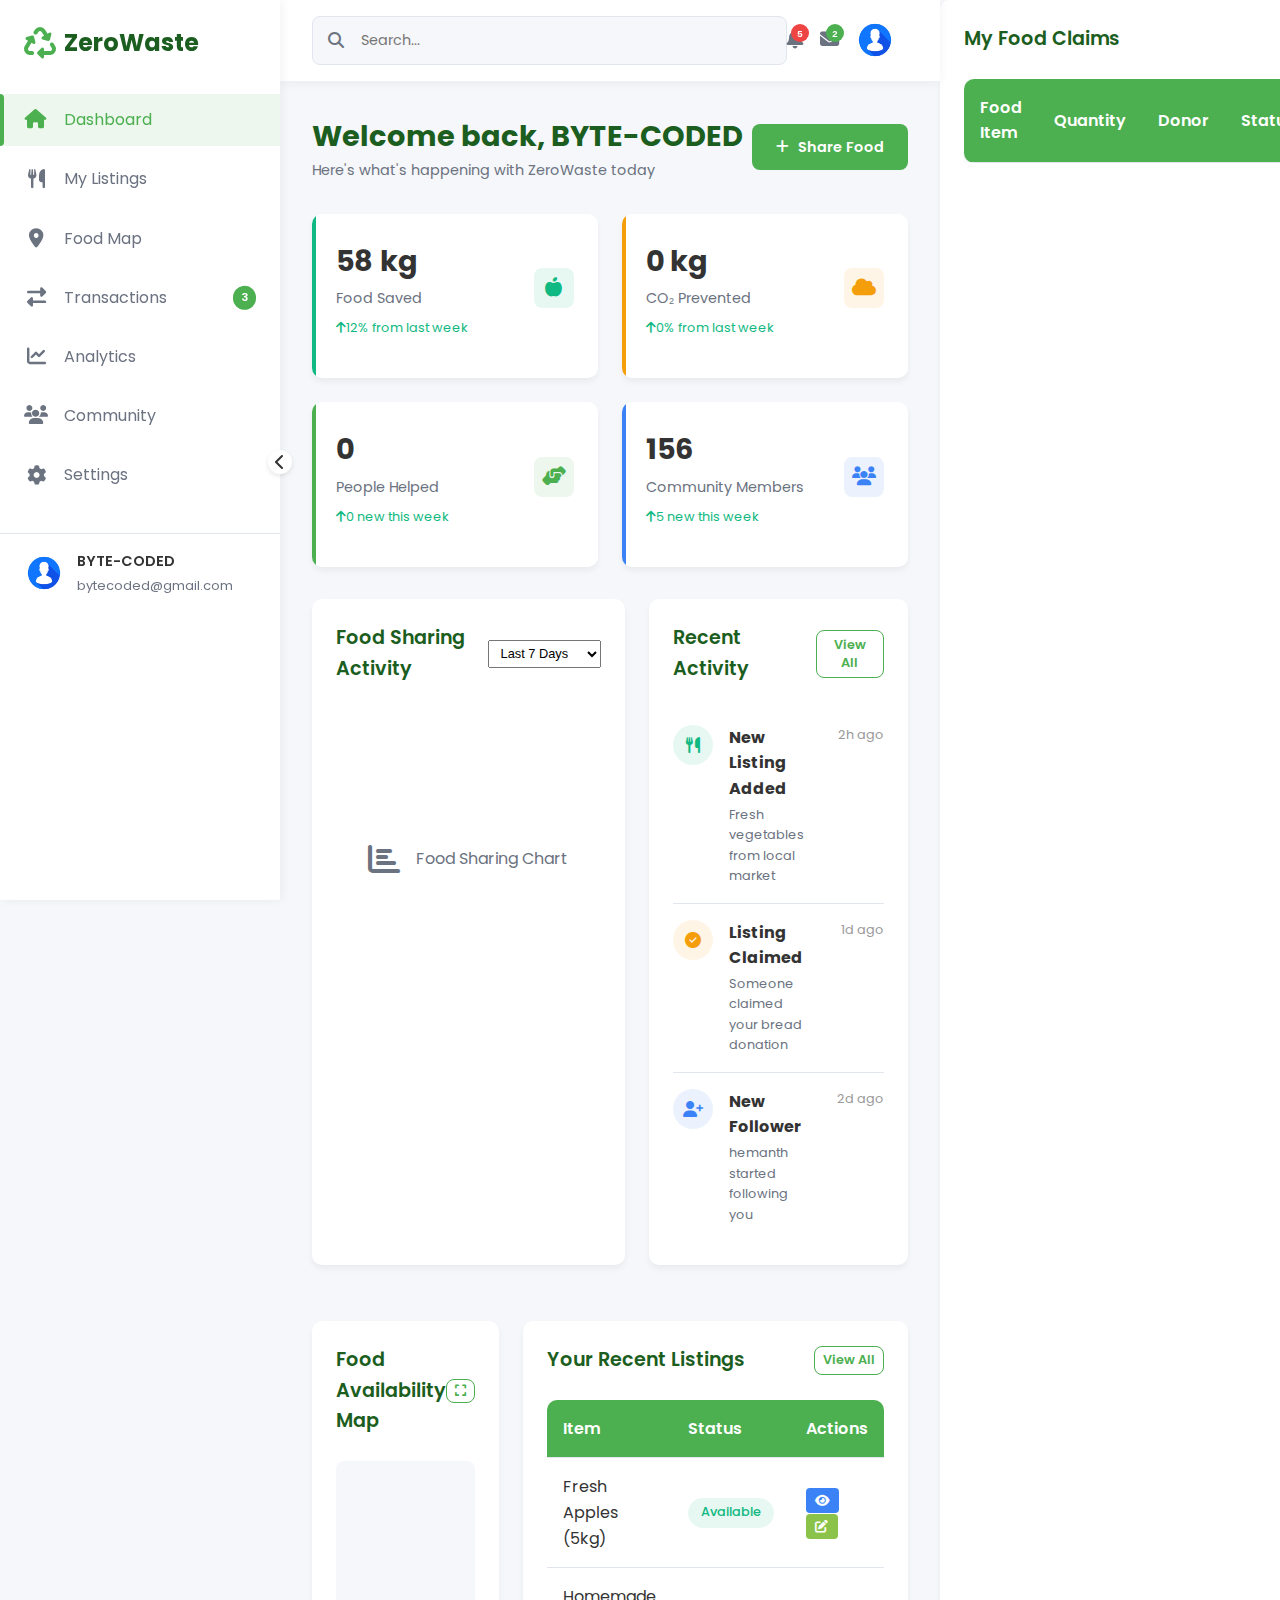
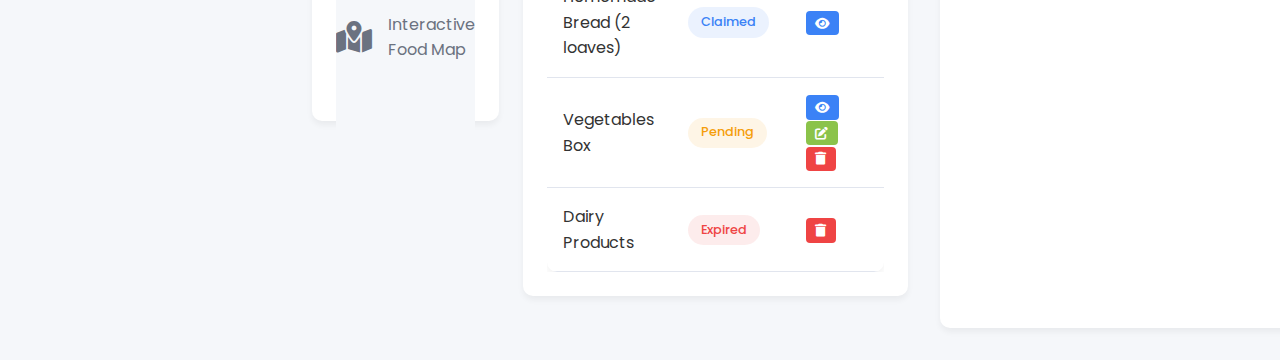
<file: dashboard.html>
<!DOCTYPE html>
<html lang="en">
<head>
    <meta charset="UTF-8">
    <meta name="viewport" content="width=device-width, initial-scale=1.0">
    <title>ZeroWaste | Dashboard</title>
    <link href="https://fonts.googleapis.com/css2?family=Poppins:wght@300;400;500;600;700&display=swap" rel="stylesheet">
    <link rel="stylesheet" href="https://cdnjs.cloudflare.com/ajax/libs/font-awesome/6.4.0/css/all.min.css">
    <style>
        :root {
            --primary: #4CAF50;
            --primary-dark: #388E3C;
            --secondary: #8BC34A;
            --dark: #1B5E20;
            --light: #C8E6C9;
            --white: #FFFFFF;
            --light-gray: #F5F7FA;
            --medium-gray: #E1E5EE;
            --dark-gray: #6B7280;
            --error: #EF4444;
            --success: #10B981;
            --warning: #F59E0B;
        }

        * {
            margin: 0;
            padding: 0;
            box-sizing: border-box;
        }

        body {
            font-family: 'Poppins', sans-serif;
            background-color: var(--light-gray);
            color: #333;
            line-height: 1.6;
            display: flex;
            min-height: 100vh;
        }

        /* Sidebar */
        .sidebar {
            width: 280px;
            background-color: var(--white);
            box-shadow: 2px 0 10px rgba(0, 0, 0, 0.05);
            padding: 1.5rem 0;
            position: fixed;
            height: 100%;
            z-index: 100;
            transition: all 0.3s ease;
        }

        .sidebar-collapsed {
            width: 80px;
        }

        .sidebar-collapsed .logo span,
        .sidebar-collapsed .nav-text,
        .sidebar-collapsed .user-name,
        .sidebar-collapsed .user-email {
            display: none;
        }

        .sidebar-collapsed .logo {
            justify-content: center;
        }

        .sidebar-collapsed .nav-item {
            justify-content: center;
        }

        .logo {
            display: flex;
            align-items: center;
            padding: 0 1.5rem;
            margin-bottom: 2rem;
        }

        .logo i {
            font-size: 2rem;
            color: var(--primary);
            margin-right: 0.5rem;
        }

        .logo span {
            font-size: 1.5rem;
            font-weight: 700;
            color: var(--dark);
            transition: all 0.3s ease;
        }

        .nav-menu {
            list-style: none;
            margin-bottom: 2rem;
        }

        .nav-item {
            margin-bottom: 0.5rem;
            position: relative;
        }

        .nav-link {
            display: flex;
            align-items: center;
            padding: 0.8rem 1.5rem;
            color: var(--dark-gray);
            text-decoration: none;
            transition: all 0.3s ease;
            position: relative;
        }

        .nav-link i {
            font-size: 1.2rem;
            margin-right: 1rem;
            width: 24px;
            text-align: center;
        }

        .nav-link:hover, .nav-link.active {
            color: var(--primary);
            background-color: rgba(76, 175, 80, 0.1);
        }

        .nav-link.active::before {
            content: '';
            position: absolute;
            left: 0;
            top: 0;
            bottom: 0;
            width: 4px;
            background-color: var(--primary);
            border-radius: 0 4px 4px 0;
        }

        .nav-badge {
            position: absolute;
            right: 1.5rem;
            top: 50%;
            transform: translateY(-50%);
            background-color: var(--primary);
            color: white;
            border-radius: 20px;
            padding: 0.2rem 0.5rem;
            font-size: 0.7rem;
            font-weight: 600;
        }

        .user-panel {
            padding: 1rem 1.5rem;
            border-top: 1px solid var(--medium-gray);
            margin-top: auto;
            display: flex;
            align-items: center;
        }

        .user-avatar {
            width: 40px;
            height: 40px;
            border-radius: 50%;
            background-color: var(--light);
            display: flex;
            align-items: center;
            justify-content: center;
            margin-right: 0.8rem;
            overflow: hidden;
        }

        .user-avatar img {
            width: 100%;
            height: 100%;
            object-fit: cover;
        }

        .user-info {
            flex: 1;
        }

        .user-name {
            font-weight: 600;
            font-size: 0.9rem;
            margin-bottom: 0.2rem;
        }

        .user-email {
            font-size: 0.8rem;
            color: var(--dark-gray);
        }

        .toggle-sidebar {
            position: absolute;
            right: -12px;
            top: 50%;
            background: var(--white);
            width: 24px;
            height: 24px;
            border-radius: 50%;
            display: flex;
            align-items: center;
            justify-content: center;
            box-shadow: 0 2px 5px rgba(0, 0, 0, 0.1);
            cursor: pointer;
            z-index: 10;
        }

        /* Main Content */
        .main-content {
            flex: 1;
            margin-left: 280px;
            transition: all 0.3s ease;
        }

        .main-content-expanded {
            margin-left: 80px;
        }

        .top-bar {
            display: flex;
            justify-content: space-between;
            align-items: center;
            padding: 1rem 2rem;
            background-color: var(--white);
            box-shadow: 0 2px 10px rgba(0, 0, 0, 0.05);
            position: sticky;
            top: 0;
            z-index: 10;
        }

        .search-bar {
            position: relative;
            flex: 1;
            max-width: 500px;
        }

        .search-bar i {
            position: absolute;
            left: 1rem;
            top: 50%;
            transform: translateY(-50%);
            color: var(--dark-gray);
        }

        .search-bar input {
            width: 100%;
            padding: 0.8rem 1rem 0.8rem 3rem;
            border: 1px solid var(--medium-gray);
            border-radius: 8px;
            font-family: inherit;
            font-size: 0.9rem;
            transition: all 0.3s ease;
            background-color: var(--light-gray);
        }

        .search-bar input:focus {
            outline: none;
            border-color: var(--primary);
            background-color: var(--white);
            box-shadow: 0 0 0 3px rgba(76, 175, 80, 0.1);
        }

        .user-actions {
            display: flex;
            align-items: center;
            gap: 1rem;
        }

        .notification-btn, .message-btn {
            position: relative;
            background: none;
            border: none;
            font-size: 1.2rem;
            color: var(--dark-gray);
            cursor: pointer;
        }

        .notification-badge, .message-badge {
            position: absolute;
            top: -5px;
            right: -5px;
            background-color: var(--error);
            color: white;
            border-radius: 50%;
            width: 18px;
            height: 18px;
            display: flex;
            align-items: center;
            justify-content: center;
            font-size: 0.6rem;
            font-weight: 600;
        }

        .message-badge {
            background-color: var(--primary);
        }

        .content-area {
            padding: 2rem;
        }

        .page-header {
            display: flex;
            justify-content: space-between;
            align-items: center;
            margin-bottom: 2rem;
        }

        .page-title h1 {
            font-size: 1.8rem;
            color: var(--dark);
        }

        .page-title p {
            color: var(--dark-gray);
            font-size: 0.9rem;
        }

        .btn {
            display: inline-flex;
            align-items: center;
            padding: 0.8rem 1.5rem;
            border: none;
            border-radius: 8px;
            font-family: inherit;
            font-size: 0.9rem;
            font-weight: 600;
            cursor: pointer;
            transition: all 0.3s ease;
            gap: 0.5rem;
        }

        .btn-primary {
            background-color: var(--primary);
            color: var(--white);
        }

        .btn-primary:hover {
            background-color: var(--primary-dark);
            transform: translateY(-2px);
            box-shadow: 0 4px 12px rgba(76, 175, 80, 0.2);
        }

        .btn-secondary {
            background-color: var(--white);
            color: var(--primary);
            border: 1px solid var(--primary);
        }

        .btn-secondary:hover {
            background-color: var(--light);
        }

        /* Stats Cards */
        .stats-grid {
            display: grid;
            grid-template-columns: repeat(auto-fit, minmax(240px, 1fr));
            gap: 1.5rem;
            margin-bottom: 2rem;
        }

        .stat-card {
            background: var(--white);
            border-radius: 10px;
            padding: 1.5rem;
            box-shadow: 0 4px 6px rgba(0, 0, 0, 0.05);
            position: relative;
            overflow: hidden;
            transition: all 0.3s ease;
        }

        .stat-card:hover {
            transform: translateY(-5px);
            box-shadow: 0 10px 20px rgba(0, 0, 0, 0.1);
        }

        .stat-card::before {
            content: '';
            position: absolute;
            top: 0;
            left: 0;
            width: 4px;
            height: 100%;
            background-color: var(--primary);
        }

        .stat-card.food::before {
            background-color: var(--success);
        }

        .stat-card.co2::before {
            background-color: var(--warning);
        }

        .stat-card.impact::before {
            background-color: var(--primary);
        }

        .stat-card.users::before {
            background-color: #3B82F6;
        }

        .stat-header {
            display: flex;
            justify-content: space-between;
            align-items: center;
            margin-bottom: 1rem;
        }

        .stat-icon {
            width: 40px;
            height: 40px;
            border-radius: 8px;
            display: flex;
            align-items: center;
            justify-content: center;
            font-size: 1.2rem;
        }

        .stat-card.food .stat-icon {
            background-color: rgba(16, 185, 129, 0.1);
            color: var(--success);
        }

        .stat-card.co2 .stat-icon {
            background-color: rgba(245, 158, 11, 0.1);
            color: var(--warning);
        }

        .stat-card.impact .stat-icon {
            background-color: rgba(76, 175, 80, 0.1);
            color: var(--primary);
        }

        .stat-card.users .stat-icon {
            background-color: rgba(59, 130, 246, 0.1);
            color: #3B82F6;
        }

        .stat-value {
            font-size: 1.8rem;
            font-weight: 700;
            margin-bottom: 0.2rem;
        }

        .stat-title {
            color: var(--dark-gray);
            font-size: 0.9rem;
        }

        .stat-change {
            display: flex;
            align-items: center;
            font-size: 0.8rem;
            margin-top: 0.5rem;
        }

        .stat-change.positive {
            color: var(--success);
        }

        .stat-change.negative {
            color: var(--error);
        }

        /* Charts */
        .chart-card {
            background: var(--white);
            border-radius: 10px;
            padding: 1.5rem;
            box-shadow: 0 4px 6px rgba(0, 0, 0, 0.05);
            margin-bottom: 2rem;
        }

        .card-header {
            display: flex;
            justify-content: space-between;
            align-items: center;
            margin-bottom: 1.5rem;
        }

        .card-title {
            font-size: 1.2rem;
            font-weight: 600;
            color: var(--dark);
        }

        .card-actions {
            display: flex;
            gap: 0.5rem;
        }

        .chart-container {
            height: 300px;
            position: relative;
        }

        /* Recent Activity */
        .activity-list {
            list-style: none;
        }

        .activity-item {
            display: flex;
            padding: 1rem 0;
            border-bottom: 1px solid var(--medium-gray);
        }

        .activity-item:last-child {
            border-bottom: none;
        }

        .activity-icon {
            width: 40px;
            height: 40px;
            border-radius: 50%;
            background-color: var(--light);
            display: flex;
            align-items: center;
            justify-content: center;
            margin-right: 1rem;
            color: var(--primary);
            flex-shrink: 0;
        }

        .activity-icon.food {
            background-color: rgba(16, 185, 129, 0.1);
            color: var(--success);
        }

        .activity-icon.claim {
            background-color: rgba(245, 158, 11, 0.1);
            color: var(--warning);
        }

        .activity-icon.user {
            background-color: rgba(59, 130, 246, 0.1);
            color: #3B82F6;
        }

        .activity-content {
            flex: 1;
        }

        .activity-content h4 {
            font-size: 1rem;
            margin-bottom: 0.2rem;
        }

        .activity-content p {
            font-size: 0.8rem;
            color: var(--dark-gray);
        }

        .activity-time {
            font-size: 0.8rem;
            color: #999;
            text-align: right;
            min-width: 80px;
        }

        /* Food Listings Table */
        .table-responsive {
            overflow-x: auto;
        }

        .data-table {
            width: 100%;
            border-collapse: collapse;
            background: var(--white);
            border-radius: 10px;
            overflow: hidden;
            box-shadow: 0 4px 6px rgba(0, 0, 0, 0.05);
        }

        .data-table th, .data-table td {
            padding: 1rem;
            text-align: left;
            border-bottom: 1px solid var(--medium-gray);
        }

        .data-table th {
            background-color: var(--primary);
            color: var(--white);
            font-weight: 600;
        }

        .data-table tr:hover {
            background-color: var(--light-gray);
        }

        .status-badge {
            display: inline-block;
            padding: 0.3rem 0.8rem;
            border-radius: 20px;
            font-size: 0.8rem;
            font-weight: 500;
        }

        .status-available {
            background-color: rgba(16, 185, 129, 0.1);
            color: var(--success);
        }

        .status-pending {
            background-color: rgba(245, 158, 11, 0.1);
            color: var(--warning);
        }

        .status-claimed {
            background-color: rgba(59, 130, 246, 0.1);
            color: #3B82F6;
        }

        .status-expired {
            background-color: rgba(239, 68, 68, 0.1);
            color: var(--error);
        }

        .action-btn {
            padding: 0.3rem 0.6rem;
            border: none;
            border-radius: 4px;
            font-size: 0.8rem;
            cursor: pointer;
            margin-right: 0.3rem;
            transition: all 0.3s ease;
        }

        .action-btn i {
            pointer-events: none;
        }

        .edit-btn {
            background-color: var(--secondary);
            color: var(--white);
        }

        .edit-btn:hover {
            background-color: var(--primary-dark);
        }

        .delete-btn {
            background-color: var(--error);
            color: var(--white);
        }

        .delete-btn:hover {
            background-color: #DC2626;
        }

        .view-btn {
            background-color: #3B82F6;
            color: var(--white);
        }

        .view-btn:hover {
            background-color: #2563EB;
        }

        /* Map Card */
        .map-card {
            background: var(--white);
            border-radius: 10px;
            padding: 1.5rem;
            box-shadow: 0 4px 6px rgba(0, 0, 0, 0.05);
            margin-bottom: 2rem;
            height: 400px;
        }

        .map-container {
            height: 100%;
            width: 100%;
            border-radius: 8px;
            overflow: hidden;
            background-color: var(--light-gray);
            display: flex;
            align-items: center;
            justify-content: center;
            color: var(--dark-gray);
        }

        /* Responsive */
        @media (max-width: 1200px) {
            .sidebar {
                width: 80px;
            }
            
            .sidebar .logo span,
            .sidebar .nav-text,
            .sidebar .user-name,
            .sidebar .user-email {
                display: none;
            }
            
            .sidebar .logo {
                justify-content: center;
            }
            
            .sidebar .nav-item {
                justify-content: center;
            }
            
            .main-content {
                margin-left: 80px;
            }
        }

        @media (max-width: 992px) {
            .stats-grid {
                grid-template-columns: repeat(2, 1fr);
            }
        }

        @media (max-width: 768px) {
            .top-bar {
                flex-direction: column;
                gap: 1rem;
                padding: 1rem;
            }
            
            .search-bar {
                max-width: 100%;
                width: 100%;
            }
            
            .page-header {
                flex-direction: column;
                align-items: flex-start;
                gap: 1rem;
            }
        }

        @media (max-width: 576px) {
            .stats-grid {
                grid-template-columns: 1fr;
            }
            
            .sidebar {
                transform: translateX(-100%);
                z-index: 1000;
            }
            
            .sidebar.active {
                transform: translateX(0);
            }
            
            .main-content {
                margin-left: 0;
            }
            
            .mobile-menu-btn {
                display: block;
            }
        }
    </style>
</head>
<body>
    <!-- Sidebar -->
    <div class="sidebar" id="sidebar">
        <div class="toggle-sidebar" id="toggleSidebar">
            <i class="fas fa-chevron-left"></i>
        </div>
        
        <div class="logo">
            <i class="fas fa-recycle"></i>
            <span>ZeroWaste</span>
        </div>
        
        <ul class="nav-menu">
            <li class="nav-item">
                <a href="#" class="nav-link active">
                    <i class="fas fa-home"></i>
                    <span class="nav-text">Dashboard</span>
                </a>
            </li>
            <li class="nav-item">
                <a href="#" class="nav-link">
                    <i class="fas fa-utensils"></i>
                    <span class="nav-text">My Listings</span>
                </a>
            </li>
            <li class="nav-item">
                <a href="#" class="nav-link">
                    <i class="fas fa-map-marker-alt"></i>
                    <span class="nav-text">Food Map</span>
                </a>
            </li>
            <li class="nav-item">
                <a href="#" class="nav-link">
                    <i class="fas fa-exchange-alt"></i>
                    <span class="nav-text">Transactions</span>
                    <span class="nav-badge">3</span>
                </a>
            </li>
            <li class="nav-item">
                <a href="#" class="nav-link">
                    <i class="fas fa-chart-line"></i>
                    <span class="nav-text">Analytics</span>
                </a>
            </li>
            <li class="nav-item">
                <a href="#" class="nav-link">
                    <i class="fas fa-users"></i>
                    <span class="nav-text">Community</span>
                </a>
            </li>
            <li class="nav-item">
                <a href="#" class="nav-link">
                    <i class="fas fa-cog"></i>
                    <span class="nav-text">Settings</span>
                </a>
            </li>
        </ul>
        
        <div class="user-panel">
            <div class="user-avatar">
                <img src="[data-uri] " alt="User">
            </div>
            <div class="user-info">
                <div class="user-name">BYTE-CODED</div>
                <div class="user-email">bytecoded@gmail.com</div>
            </div>
        </div>
    </div>
    
    <!-- Main Content -->
    <div class="main-content" id="mainContent">
        <!-- Top Bar -->
        <div class="top-bar">
            <div class="search-bar">
                <i class="fas fa-search"></i>
                <input type="text" placeholder="Search...">
            </div>
            <div class="user-actions">
                <button class="notification-btn">
                    <i class="fas fa-bell"></i>
                    <span class="notification-badge">5</span>
                </button>
                <button class="message-btn">
                    <i class="fas fa-envelope"></i>
                    <span class="message-badge">2</span>
                </button>
                <div class="user-avatar">
                    <img src="[data-uri] " alt="User">
                </div>
            </div>
        </div>
        
        <!-- Content Area -->
        <div class="content-area">
            <!-- Page Header -->
            <div class="page-header">
                <div class="page-title">
                    <h1>Welcome back, BYTE-CODED</h1>
                    <p>Here's what's happening with ZeroWaste today</p>
                </div>
                <button class="btn btn-primary">
                    <i class="fas fa-plus"></i> Share Food
                </button>
            </div>
            
            <!-- Stats Cards -->
            <div class="stats-grid">
                <div class="stat-card food">
                    <div class="stat-header">
                        <div>
                            <div class="stat-value">58 kg</div>
                            <div class="stat-title">Food Saved</div>
                            <div class="stat-change positive">
                                <i class="fas fa-arrow-up"></i> 12% from last week
                            </div>
                        </div>
                        <div class="stat-icon">
                            <i class="fas fa-apple-alt"></i>
                        </div>
                    </div>
                </div>
                
                <div class="stat-card co2">
                    <div class="stat-header">
                        <div>
                            <div class="stat-value">0 kg</div>
                            <div class="stat-title">CO₂ Prevented</div>
                            <div class="stat-change positive">
                                <i class="fas fa-arrow-up"></i> 0% from last week
                            </div>
                        </div>
                        <div class="stat-icon">
                            <i class="fas fa-cloud"></i>
                        </div>
                    </div>
                </div>
                
                <div class="stat-card impact">
                    <div class="stat-header">
                        <div>
                            <div class="stat-value">0</div>
                            <div class="stat-title">People Helped</div>
                            <div class="stat-change positive">
                                <i class="fas fa-arrow-up"></i> 0 new this week
                            </div>
                        </div>
                        <div class="stat-icon">
                            <i class="fas fa-hands-helping"></i>
                        </div>
                    </div>
                </div>
                
                <div class="stat-card users">
                    <div class="stat-header">
                        <div>
                            <div class="stat-value">156</div>
                            <div class="stat-title">Community Members</div>
                            <div class="stat-change positive">
                                <i class="fas fa-arrow-up"></i> 5 new this week
                            </div>
                        </div>
                        <div class="stat-icon">
                            <i class="fas fa-users"></i>
                        </div>
                    </div>
                </div>
            </div>
            
            <!-- Charts Row -->
            <div class="grid-row" style="display: grid; grid-template-columns: 2fr 1fr; gap: 1.5rem; margin-bottom: 1.5rem;">
                <!-- Food Sharing Chart -->
                <div class="chart-card">
                    <div class="card-header">
                        <div class="card-title">Food Sharing Activity</div>
                        <div class="card-actions">
                            <select class="form-control" style="width: auto; padding: 0.3rem 0.5rem; font-size: 0.8rem;">
                                <option>Last 7 Days</option>
                                <option>Last 30 Days</option>
                                <option>Last 90 Days</option>
                            </select>
                        </div>
                    </div>
                    <div class="chart-container">
                        <!-- Chart would be rendered here with Chart.js or similar -->
                        <div style="display: flex; align-items: center; justify-content: center; height: 100%; color: var(--dark-gray);">
                            <i class="fas fa-chart-bar" style="font-size: 2rem; margin-right: 1rem;"></i>
                            Food Sharing Chart
                        </div>
                    </div>
                </div>
                
                <!-- Recent Activity -->
                <div class="chart-card">
                    <div class="card-header">
                        <div class="card-title">Recent Activity</div>
                        <div class="card-actions">
                            <button class="btn btn-secondary" style="padding: 0.3rem 0.5rem; font-size: 0.8rem;">
                                View All
                            </button>
                        </div>
                    </div>
                    <div class="activity-list">
                        <div class="activity-item">
                            <div class="activity-icon food">
                                <i class="fas fa-utensils"></i>
                            </div>
                            <div class="activity-content">
                                <h4>New Listing Added</h4>
                                <p>Fresh vegetables from local market</p>
                            </div>
                            <div class="activity-time">2h ago</div>
                        </div>
                        <div class="activity-item">
                            <div class="activity-icon claim">
                                <i class="fas fa-check-circle"></i>
                            </div>
                            <div class="activity-content">
                                <h4>Listing Claimed</h4>
                                <p>Someone claimed your bread donation</p>
                            </div>
                            <div class="activity-time">1d ago</div>
                        </div>
                        <div class="activity-item">
                            <div class="activity-icon user">
                                <i class="fas fa-user-plus"></i>
                            </div>
                            <div class="activity-content">
                                <h4>New Follower</h4>
                                <p>hemanth started following you</p>
                            </div>
                            <div class="activity-time">2d ago</div>
                        </div>
                    </div>
                </div>
            </div>
            
            <!-- Map and Listings Row -->
            <div class="grid-row" style="display: grid; grid-template-columns: 1fr 1fr; gap: 1.5rem;">
                <!-- Food Map -->
                <div class="map-card">
                    <div class="card-header">
                        <div class="card-title">Food Availability Map</div>
                        <div class="card-actions">
                            <button class="btn btn-secondary" style="padding: 0.3rem 0.5rem; font-size: 0.8rem;">
                                <i class="fas fa-expand"></i>
                            </button>
                        </div>
                    </div>
                    <div class="map-container">
                        <i class="fas fa-map-marked-alt" style="font-size: 2rem; margin-right: 1rem;"></i>
                        Interactive Food Map
                    </div>
                </div>
                
                <!-- Recent Listings -->
                <div class="chart-card">
                    <div class="card-header">
                        <div class="card-title">Your Recent Listings</div>
                        <div class="card-actions">
                            <button class="btn btn-secondary" style="padding: 0.3rem 0.5rem; font-size: 0.8rem;">
                                View All
                            </button>
                        </div>
                    </div>
                    <div class="table-responsive">
                        <table class="data-table">
                            <thead>
                                <tr>
                                    <th>Item</th>
                                    <th>Status</th>
                                    <th>Actions</th>
                                </tr>
                            </thead>
                            <tbody>
                                <tr>
                                    <td>Fresh Apples (5kg)</td>
                                    <td><span class="status-badge status-available">Available</span></td>
                                    <td>
                                        <button class="action-btn view-btn"><i class="fas fa-eye"></i></button>
                                        <button class="action-btn edit-btn"><i class="fas fa-edit"></i></button>
                                    </td>
                                </tr>
                                <tr>
                                    <td>Homemade Bread (2 loaves)</td>
                                    <td><span class="status-badge status-claimed">Claimed</span></td>
                                    <td>
                                        <button class="action-btn view-btn"><i class="fas fa-eye"></i></button>
                                    </td>
                                </tr>
                                <tr>
                                    <td>Vegetables Box</td>
                                    <td><span class="status-badge status-pending">Pending</span></td>
                                    <td>
                                        <button class="action-btn view-btn"><i class="fas fa-eye"></i></button>
                                        <button class="action-btn edit-btn"><i class="fas fa-edit"></i></button>
                                        <button class="action-btn delete-btn"><i class="fas fa-trash"></i></button>
                                    </td>
                                </tr>
                                <tr>
                                    <td>Dairy Products</td>
                                    <td><span class="status-badge status-expired">Expired</span></td>
                                    <td>
                                        <button class="action-btn delete-btn"><i class="fas fa-trash"></i></button>
                                    </td>
                                </tr>
                            </tbody>
                        </table>
                    </div>
                </div>
            </div>
        </div>
    </div>
      
<div class="chart-card">
    <div class="card-header">
        <div class="card-title">My Food Claims</div>
    </div>
    <div class="table-responsive">
        <table class="data-table" id="claimsTable">
            <thead>
                <tr>
                    <th>Food Item</th>
                    <th>Quantity</th>
                    <th>Donor</th>
                    <th>Status</th>
                    <th>Actions</th>
                </tr>
            </thead>
            <tbody>
                <!-- Will be populated by JavaScript -->
            </tbody>
        </table>
    </div>
</div>

    <script>
        document.addEventListener('DOMContentLoaded', function() {
            // Toggle sidebar
            const toggleSidebar = document.getElementById('toggleSidebar');
            const sidebar = document.getElementById('sidebar');
            const mainContent = document.getElementById('mainContent');
            
            toggleSidebar.addEventListener('click', function() {
                sidebar.classList.toggle('sidebar-collapsed');
                mainContent.classList.toggle('main-content-expanded');
                
                // Change icon
                const icon = toggleSidebar.querySelector('i');
                if (sidebar.classList.contains('sidebar-collapsed')) {
                    icon.classList.remove('fa-chevron-left');
                    icon.classList.add('fa-chevron-right');
                } else {
                    icon.classList.remove('fa-chevron-right');
                    icon.classList.add('fa-chevron-left');
                }
            });
            
            // Simulate chart loading
            setTimeout(() => {
                console.log('Charts would be loaded here with Chart.js');
            }, 1000);
            
            // Simulate map loading
            setTimeout(() => {
                console.log('Map would be loaded here with Google Maps or Leaflet');
            }, 1500);
            
            // Notification button
            document.querySelector('.notification-btn').addEventListener('click', function() {
                alert('Notifications panel would open here');
            });
            
            // Message button
            document.querySelector('.message-btn').addEventListener('click', function() {
                alert('Messages panel would open here');
            });
        });
    </script>
</body>
</html>
</file>
